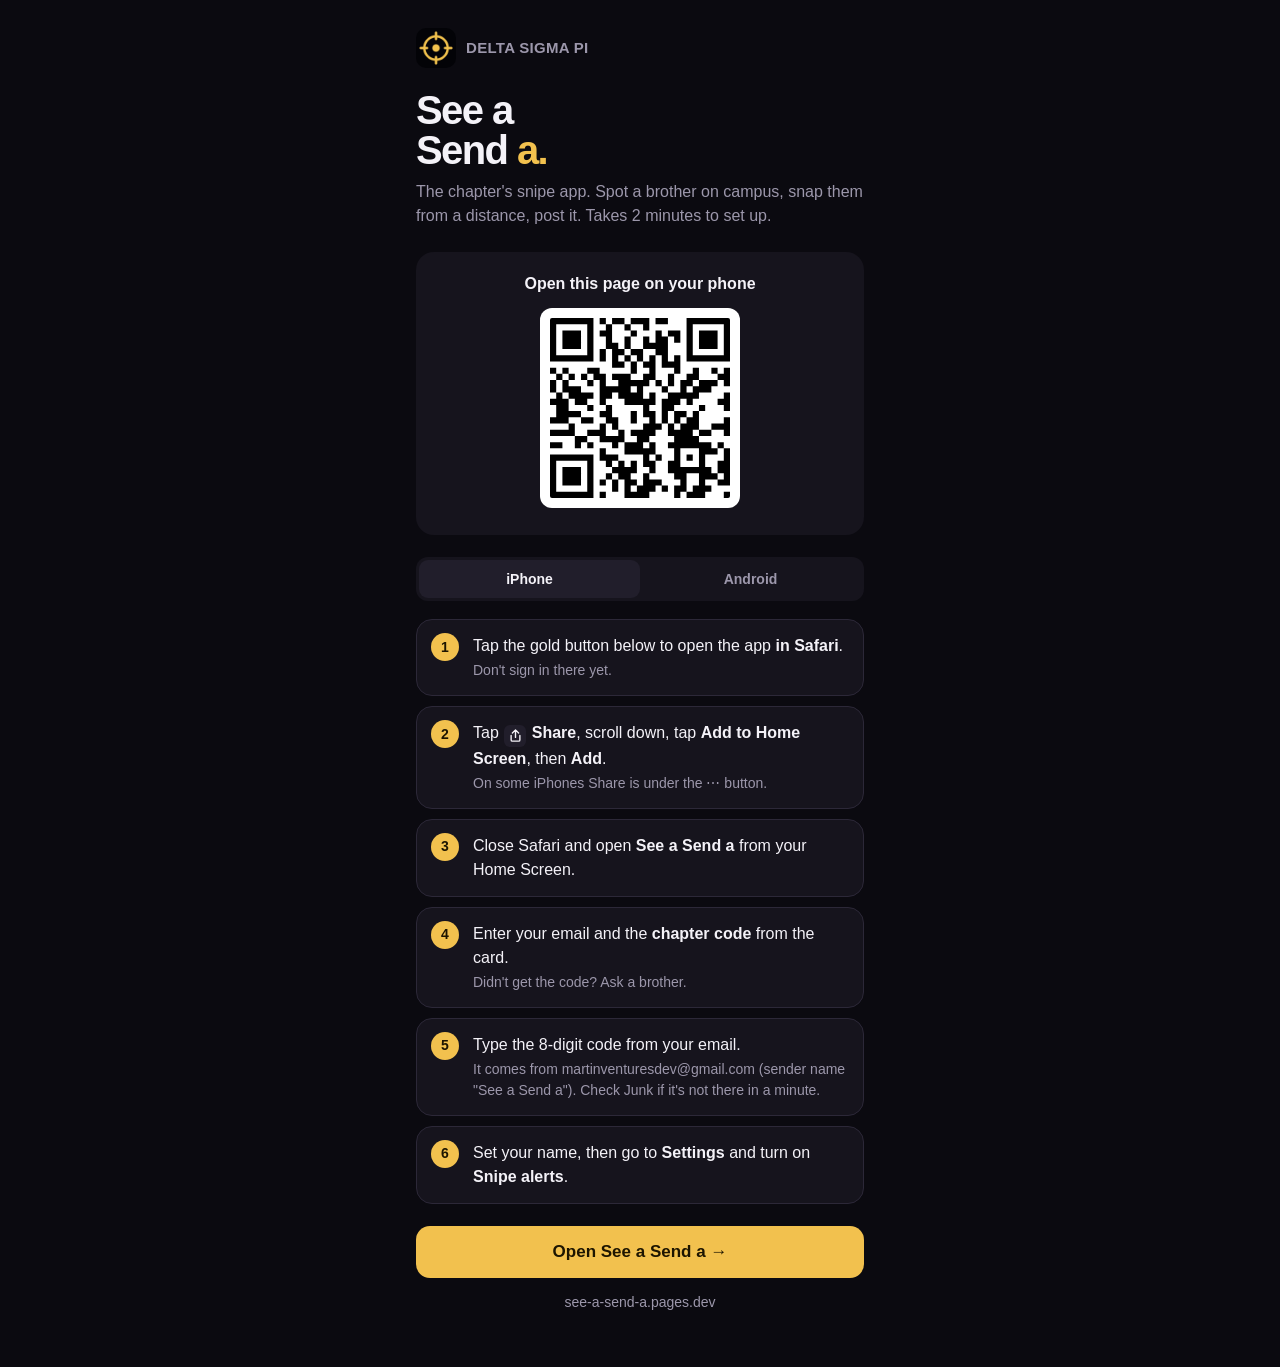
<file: public/join.html>
<!doctype html>
<html lang="en">
<head>
  <meta charset="utf-8">
  <meta name="viewport" content="width=device-width, initial-scale=1, viewport-fit=cover">
  <title>Get See a Send a</title>
  <meta name="description" content="How to add See a Send a to your Home Screen.">
  <meta name="theme-color" content="#0b0a10">
  <meta name="robots" content="noindex, nofollow">
  <link rel="icon" href="icons/icon.svg" type="image/svg+xml">
  <!-- No manifest link on purpose: this page shouldn't be the thing that gets added to the Home Screen. -->
  <style>
    :root { --bg:#0b0a10; --surface:#16141d; --surface-2:#211e2b; --line:#2c2838; --text:#f4f2f8; --muted:#9c97ab; --gold:#f2c14e; --gold-ink:#1d1500; --purple:#8b5cf6; --warn:#ffb4a2; color-scheme: dark; }
    * { box-sizing: border-box; }
    html, body { margin: 0; background: var(--bg); color: var(--text); }
    body { font: 16px/1.5 -apple-system, BlinkMacSystemFont, "SF Pro Text", "Segoe UI", Roboto, sans-serif; -webkit-font-smoothing: antialiased; }
    main { max-width: 480px; margin: 0 auto; padding: calc(env(safe-area-inset-top, 0px) + 28px) 16px calc(env(safe-area-inset-bottom, 0px) + 40px); }
    .mark { display: flex; align-items: center; gap: 10px; font-weight: 900; font-size: 15px; letter-spacing: .02em; color: var(--muted); text-transform: uppercase; }
    .mark img { width: 40px; height: 40px; border-radius: 10px; }
    h1 { font-size: 40px; line-height: 1; letter-spacing: -0.04em; font-weight: 900; margin: 22px 0 10px; }
    h1 span { color: var(--gold); }
    .lede { color: var(--muted); margin: 0 0 24px; }
    .tabs { display: grid; grid-template-columns: 1fr 1fr; background: var(--surface); border-radius: 12px; padding: 3px; margin-bottom: 18px; }
    .tabs button { font: inherit; font-size: 14px; font-weight: 700; height: 38px; border: 0; border-radius: 9px; background: none; color: var(--muted); cursor: pointer; }
    .tabs button[aria-selected="true"] { background: var(--surface-2); color: var(--text); }
    ol { list-style: none; counter-reset: step; padding: 0; margin: 0 0 22px; display: grid; gap: 10px; }
    ol li { counter-increment: step; position: relative; background: var(--surface); border: 1px solid var(--line); border-radius: 16px; padding: 14px 14px 14px 56px; }
    ol li::before { content: counter(step); position: absolute; left: 14px; top: 13px; width: 28px; height: 28px; border-radius: 50%; background: var(--gold); color: var(--gold-ink); font-weight: 900; font-size: 14px; display: grid; place-items: center; }
    ol li b { color: var(--text); }
    .sub { display: block; color: var(--muted); font-size: 14px; margin-top: 2px; }
    .ico { display: inline-grid; place-items: center; width: 22px; height: 22px; vertical-align: -5px; border-radius: 6px; background: var(--surface-2); margin: 0 1px; }
    .ico svg { width: 15px; height: 15px; }
    .btn { display: flex; align-items: center; justify-content: center; gap: 8px; height: 52px; border-radius: 14px; background: var(--gold); color: var(--gold-ink); font-weight: 800; font-size: 17px; text-decoration: none; margin: 14px 0 2px; }
    .warn { background: rgba(255,120,90,.12); border: 1px solid rgba(255,140,110,.35); color: var(--warn); border-radius: 14px; padding: 12px 14px; margin-bottom: 18px; font-size: 15px; }
    .warn b { color: #fff; }
    .note { color: var(--muted); font-size: 14px; }
    .desk { display: none; text-align: center; background: var(--surface); border-radius: 18px; padding: 20px; margin-bottom: 22px; }
    .desk svg { width: 200px; height: 200px; background: #fff; border-radius: 12px; padding: 10px; }
    .is-desktop .desk { display: block; }
    [hidden] { display: none !important; }
  </style>
</head>
<body>
<main>
  <div class="mark"><img src="icons/icon-192.png" alt="">Delta Sigma Pi</div>
  <h1>See a<br>Send <span>a.</span></h1>
  <p class="lede">The chapter's snipe app. Spot a brother on campus, snap them from a distance, post it. Takes 2 minutes to set up.</p>

  <div class="desk">
    <p style="margin:0 0 12px;font-weight:700">Open this page on your phone</p>
    <svg width="29mm" height="29mm" version="1.1" viewBox="0 0 29 29" xmlns="http://www.w3.org/2000/svg"><path d="M0,0H1V1H0zM1,0H2V1H1zM2,0H3V1H2zM3,0H4V1H3zM4,0H5V1H4zM5,0H6V1H5zM6,0H7V1H6zM8,0H9V1H8zM10,0H11V1H10zM11,0H12V1H11zM13,0H14V1H13zM14,0H15V1H14zM15,0H16V1H15zM17,0H18V1H17zM18,0H19V1H18zM22,0H23V1H22zM23,0H24V1H23zM24,0H25V1H24zM25,0H26V1H25zM26,0H27V1H26zM27,0H28V1H27zM28,0H29V1H28zM0,1H1V2H0zM6,1H7V2H6zM9,1H10V2H9zM12,1H13V2H12zM15,1H16V2H15zM22,1H23V2H22zM28,1H29V2H28zM0,2H1V3H0zM2,2H3V3H2zM3,2H4V3H3zM4,2H5V3H4zM6,2H7V3H6zM8,2H9V3H8zM9,2H10V3H9zM13,2H14V3H13zM17,2H18V3H17zM19,2H20V3H19zM20,2H21V3H20zM22,2H23V3H22zM24,2H25V3H24zM25,2H26V3H25zM26,2H27V3H26zM28,2H29V3H28zM0,3H1V4H0zM2,3H3V4H2zM3,3H4V4H3zM4,3H5V4H4zM6,3H7V4H6zM9,3H10V4H9zM12,3H13V4H12zM15,3H16V4H15zM17,3H18V4H17zM18,3H19V4H18zM20,3H21V4H20zM22,3H23V4H22zM24,3H25V4H24zM25,3H26V4H25zM26,3H27V4H26zM28,3H29V4H28zM0,4H1V5H0zM2,4H3V5H2zM3,4H4V5H3zM4,4H5V5H4zM6,4H7V5H6zM9,4H10V5H9zM10,4H11V5H10zM12,4H13V5H12zM15,4H16V5H15zM16,4H17V5H16zM17,4H18V5H17zM18,4H19V5H18zM22,4H23V5H22zM24,4H25V5H24zM25,4H26V5H25zM26,4H27V5H26zM28,4H29V5H28zM0,5H1V6H0zM6,5H7V6H6zM8,5H9V6H8zM10,5H11V6H10zM11,5H12V6H11zM13,5H14V6H13zM14,5H15V6H14zM17,5H18V6H17zM18,5H19V6H18zM22,5H23V6H22zM28,5H29V6H28zM0,6H1V7H0zM1,6H2V7H1zM2,6H3V7H2zM3,6H4V7H3zM4,6H5V7H4zM5,6H6V7H5zM6,6H7V7H6zM8,6H9V7H8zM10,6H11V7H10zM12,6H13V7H12zM14,6H15V7H14zM16,6H17V7H16zM18,6H19V7H18zM20,6H21V7H20zM22,6H23V7H22zM23,6H24V7H23zM24,6H25V7H24zM25,6H26V7H25zM26,6H27V7H26zM27,6H28V7H27zM28,6H29V7H28zM10,7H11V8H10zM11,7H12V8H11zM13,7H14V8H13zM15,7H16V8H15zM16,7H17V8H16zM18,7H19V8H18zM19,7H20V8H19zM20,7H21V8H20zM0,8H1V9H0zM2,8H3V9H2zM6,8H7V9H6zM7,8H8V9H7zM13,8H14V9H13zM16,8H17V9H16zM20,8H21V9H20zM23,8H24V9H23zM26,8H27V9H26zM28,8H29V9H28zM1,9H2V10H1zM3,9H4V10H3zM5,9H6V10H5zM7,9H8V10H7zM8,9H9V10H8zM10,9H11V10H10zM11,9H12V10H11zM12,9H13V10H12zM15,9H16V10H15zM16,9H17V10H16zM19,9H20V10H19zM22,9H23V10H22zM23,9H24V10H23zM27,9H28V10H27zM28,9H29V10H28zM0,10H1V11H0zM2,10H3V11H2zM6,10H7V11H6zM8,10H9V11H8zM11,10H12V11H11zM12,10H13V11H12zM13,10H14V11H13zM14,10H15V11H14zM15,10H16V11H15zM17,10H18V11H17zM19,10H20V11H19zM21,10H22V11H21zM22,10H23V11H22zM24,10H25V11H24zM25,10H26V11H25zM26,10H27V11H26zM28,10H29V11H28zM0,11H1V12H0zM2,11H3V12H2zM3,11H4V12H3zM4,11H5V12H4zM8,11H9V12H8zM9,11H10V12H9zM10,11H11V12H10zM11,11H12V12H11zM12,11H13V12H12zM14,11H15V12H14zM18,11H19V12H18zM21,11H22V12H21zM23,11H24V12H23zM24,11H25V12H24zM25,11H26V12H25zM1,12H2V13H1zM3,12H4V13H3zM4,12H5V13H4zM5,12H6V13H5zM6,12H7V13H6zM8,12H9V13H8zM9,12H10V13H9zM11,12H12V13H11zM12,12H13V13H12zM13,12H14V13H13zM14,12H15V13H14zM16,12H17V13H16zM19,12H20V13H19zM20,12H21V13H20zM21,12H22V13H21zM22,12H23V13H22zM23,12H24V13H23zM28,12H29V13H28zM0,13H1V14H0zM1,13H2V14H1zM2,13H3V14H2zM4,13H5V14H4zM5,13H6V14H5zM8,13H9V14H8zM12,13H13V14H12zM13,13H14V14H13zM14,13H15V14H14zM15,13H16V14H15zM16,13H17V14H16zM18,13H19V14H18zM19,13H20V14H19zM20,13H21V14H20zM22,13H23V14H22zM27,13H28V14H27zM28,13H29V14H28zM1,14H2V15H1zM2,14H3V15H2zM6,14H7V15H6zM9,14H10V15H9zM15,14H16V15H15zM18,14H19V15H18zM19,14H20V15H19zM24,14H25V15H24zM28,14H29V15H28zM1,15H2V16H1zM2,15H3V16H2zM3,15H4V16H3zM4,15H5V16H4zM8,15H9V16H8zM9,15H10V16H9zM13,15H14V16H13zM15,15H16V16H15zM16,15H17V16H16zM18,15H19V16H18zM20,15H21V16H20zM21,15H22V16H21zM23,15H24V16H23zM0,16H1V17H0zM1,16H2V17H1zM2,16H3V17H2zM5,16H6V17H5zM6,16H7V17H6zM9,16H10V17H9zM10,16H11V17H10zM13,16H14V17H13zM16,16H17V17H16zM18,16H19V17H18zM20,16H21V17H20zM22,16H23V17H22zM23,16H24V17H23zM28,16H29V17H28zM3,17H4V18H3zM8,17H9V18H8zM10,17H11V18H10zM15,17H16V18H15zM16,17H17V18H16zM17,17H18V18H17zM19,17H20V18H19zM21,17H22V18H21zM22,17H23V18H22zM23,17H24V18H23zM26,17H27V18H26zM27,17H28V18H27zM28,17H29V18H28zM0,18H1V19H0zM1,18H2V19H1zM2,18H3V19H2zM3,18H4V19H3zM6,18H7V19H6zM7,18H8V19H7zM8,18H9V19H8zM11,18H12V19H11zM13,18H14V19H13zM14,18H15V19H14zM15,18H16V19H15zM16,18H17V19H16zM19,18H20V19H19zM20,18H21V19H20zM21,18H22V19H21zM22,18H23V19H22zM24,18H25V19H24zM25,18H26V19H25zM28,18H29V19H28zM4,19H5V20H4zM5,19H6V20H5zM8,19H9V20H8zM9,19H10V20H9zM10,19H11V20H10zM11,19H12V20H11zM14,19H15V20H14zM15,19H16V20H15zM20,19H21V20H20zM21,19H22V20H21zM22,19H23V20H22zM23,19H24V20H23zM0,20H1V21H0zM1,20H2V21H1zM4,20H5V21H4zM6,20H7V21H6zM10,20H11V21H10zM12,20H13V21H12zM13,20H14V21H13zM14,20H15V21H14zM16,20H17V21H16zM19,20H20V21H19zM20,20H21V21H20zM21,20H22V21H21zM22,20H23V21H22zM23,20H24V21H23zM24,20H25V21H24zM25,20H26V21H25zM27,20H28V21H27zM8,21H9V22H8zM12,21H13V22H12zM13,21H14V22H13zM14,21H15V22H14zM15,21H16V22H15zM16,21H17V22H16zM20,21H21V22H20zM24,21H25V22H24zM25,21H26V22H25zM26,21H27V22H26zM28,21H29V22H28zM0,22H1V23H0zM1,22H2V23H1zM2,22H3V23H2zM3,22H4V23H3zM4,22H5V23H4zM5,22H6V23H5zM6,22H7V23H6zM8,22H9V23H8zM9,22H10V23H9zM10,22H11V23H10zM15,22H16V23H15zM17,22H18V23H17zM20,22H21V23H20zM22,22H23V23H22zM24,22H25V23H24zM28,22H29V23H28zM0,23H1V24H0zM6,23H7V24H6zM9,23H10V24H9zM11,23H12V24H11zM13,23H14V24H13zM15,23H16V24H15zM16,23H17V24H16zM19,23H20V24H19zM20,23H21V24H20zM24,23H25V24H24zM27,23H28V24H27zM28,23H29V24H28zM0,24H1V25H0zM2,24H3V25H2zM3,24H4V25H3zM4,24H5V25H4zM6,24H7V25H6zM10,24H11V25H10zM11,24H12V25H11zM12,24H13V25H12zM13,24H14V25H13zM16,24H17V25H16zM19,24H20V25H19zM20,24H21V25H20zM21,24H22V25H21zM22,24H23V25H22zM23,24H24V25H23zM24,24H25V25H24zM25,24H26V25H25zM27,24H28V25H27zM28,24H29V25H28zM0,25H1V26H0zM2,25H3V26H2zM3,25H4V26H3zM4,25H5V26H4zM6,25H7V26H6zM9,25H10V26H9zM11,25H12V26H11zM12,25H13V26H12zM15,25H16V26H15zM20,25H21V26H20zM21,25H22V26H21zM24,25H25V26H24zM25,25H26V26H25zM26,25H27V26H26zM28,25H29V26H28zM0,26H1V27H0zM2,26H3V27H2zM3,26H4V27H3zM4,26H5V27H4zM6,26H7V27H6zM8,26H9V27H8zM10,26H11V27H10zM12,26H13V27H12zM13,26H14V27H13zM15,26H16V27H15zM16,26H17V27H16zM17,26H18V27H17zM21,26H22V27H21zM24,26H25V27H24zM27,26H28V27H27zM28,26H29V27H28zM0,27H1V28H0zM6,27H7V28H6zM10,27H11V28H10zM12,27H13V28H12zM14,27H15V28H14zM15,27H16V28H15zM16,27H17V28H16zM18,27H19V28H18zM20,27H21V28H20zM21,27H22V28H21zM23,27H24V28H23zM24,27H25V28H24zM25,27H26V28H25zM0,28H1V29H0zM1,28H2V29H1zM2,28H3V29H2zM3,28H4V29H3zM4,28H5V29H4zM5,28H6V29H5zM6,28H7V29H6zM8,28H9V29H8zM12,28H13V29H12zM13,28H14V29H13zM14,28H15V29H14zM15,28H16V29H15zM20,28H21V29H20zM22,28H23V29H22zM23,28H24V29H23zM24,28H25V29H24zM28,28H29V29H28z" id="qr-path" fill="#000000" fill-opacity="1" fill-rule="nonzero" stroke="none" /></svg>
  </div>

  <div class="warn" id="inapp" hidden>
    <b>Open this in <span id="inapp-browser">Safari</span> first.</b> You're in another app's browser, which can't add apps to your Home Screen. Tap <b>⋯</b> or the share icon and choose <b>Open in <span class="inapp-browser2">Safari</span></b>.
  </div>

  <div class="tabs" role="tablist">
    <button role="tab" id="t-ios" aria-selected="true">iPhone</button>
    <button role="tab" id="t-android" aria-selected="false">Android</button>
  </div>

  <ol id="steps-ios">
    <li>Tap the gold button below to open the app <b>in Safari</b>.<span class="sub">Don't sign in there yet.</span></li>
    <li>Tap <span class="ico"><svg viewBox="0 0 24 24" fill="none" stroke="currentColor" stroke-width="2.2" stroke-linecap="round" stroke-linejoin="round"><path d="M12 3v12M7 8l5-5 5 5"/><path d="M5 12v7a2 2 0 0 0 2 2h10a2 2 0 0 0 2-2v-7"/></svg></span> <b>Share</b>, scroll down, tap <b>Add to Home Screen</b>, then <b>Add</b>.<span class="sub">On some iPhones Share is under the ⋯ button.</span></li>
    <li>Close Safari and open <b>See a Send a</b> from your Home Screen.</li>
    <li>Enter your email and the <b>chapter code</b> from the card.<span class="sub">Didn't get the code? Ask a brother.</span></li>
    <li>Type the 8-digit code from your email.<span class="sub">It comes from martinventuresdev@gmail.com (sender name "See a Send a"). Check Junk if it's not there in a minute.</span></li>
    <li>Set your name, then go to <b>Settings</b> and turn on <b>Snipe alerts</b>.</li>
  </ol>

  <ol id="steps-android" hidden>
    <li>Tap the gold button below to open the app <b>in Chrome</b>.</li>
    <li>Tap <b>⋮</b> (top right), then <b>Install app</b> or <b>Add to Home screen</b>.</li>
    <li>Open <b>See a Send a</b> from your Home Screen.</li>
    <li>Enter your email and the <b>chapter code</b> from the card.<span class="sub">Didn't get the code? Ask a brother.</span></li>
    <li>Type the 8-digit code from your email.<span class="sub">It comes from martinventuresdev@gmail.com (sender name "See a Send a"). Check Spam if it's not there in a minute.</span></li>
    <li>Set your name, then go to <b>Settings</b> and turn on <b>Snipe alerts</b>.</li>
  </ol>

  <a class="btn" href="./">Open See a Send a →</a>
  <p class="note" style="text-align:center">see-a-send-a.pages.dev</p>
</main>
<script>
  const ua = navigator.userAgent;
  const ios = /iphone|ipad|ipod/i.test(ua) || (navigator.platform === "MacIntel" && navigator.maxTouchPoints > 1);
  const android = /android/i.test(ua);
  if (!ios && !android) document.body.classList.add("is-desktop");

  const show = (which) => {
    document.getElementById("steps-ios").hidden = which !== "ios";
    document.getElementById("steps-android").hidden = which !== "android";
    document.getElementById("t-ios").setAttribute("aria-selected", which === "ios");
    document.getElementById("t-android").setAttribute("aria-selected", which === "android");
  };
  document.getElementById("t-ios").onclick = () => show("ios");
  document.getElementById("t-android").onclick = () => show("android");
  show(android ? "android" : "ios");

  // In-app browsers (Instagram, GroupMe, Snapchat, etc.) can't install web apps.
  const inApp = /Instagram|FBAN|FBAV|FB_IAB|Snapchat|GroupMe|LinkedInApp|Line\/|TikTok|musical_ly|Twitter/i.test(ua)
    || (ios && !/Safari/i.test(ua));
  if (inApp && (ios || android)) {
    const name = ios ? "Safari" : "Chrome";
    document.getElementById("inapp").hidden = false;
    document.getElementById("inapp-browser").textContent = name;
    document.querySelectorAll(".inapp-browser2").forEach((e) => (e.textContent = name));
  }
</script>
</body>
</html>
</file>
